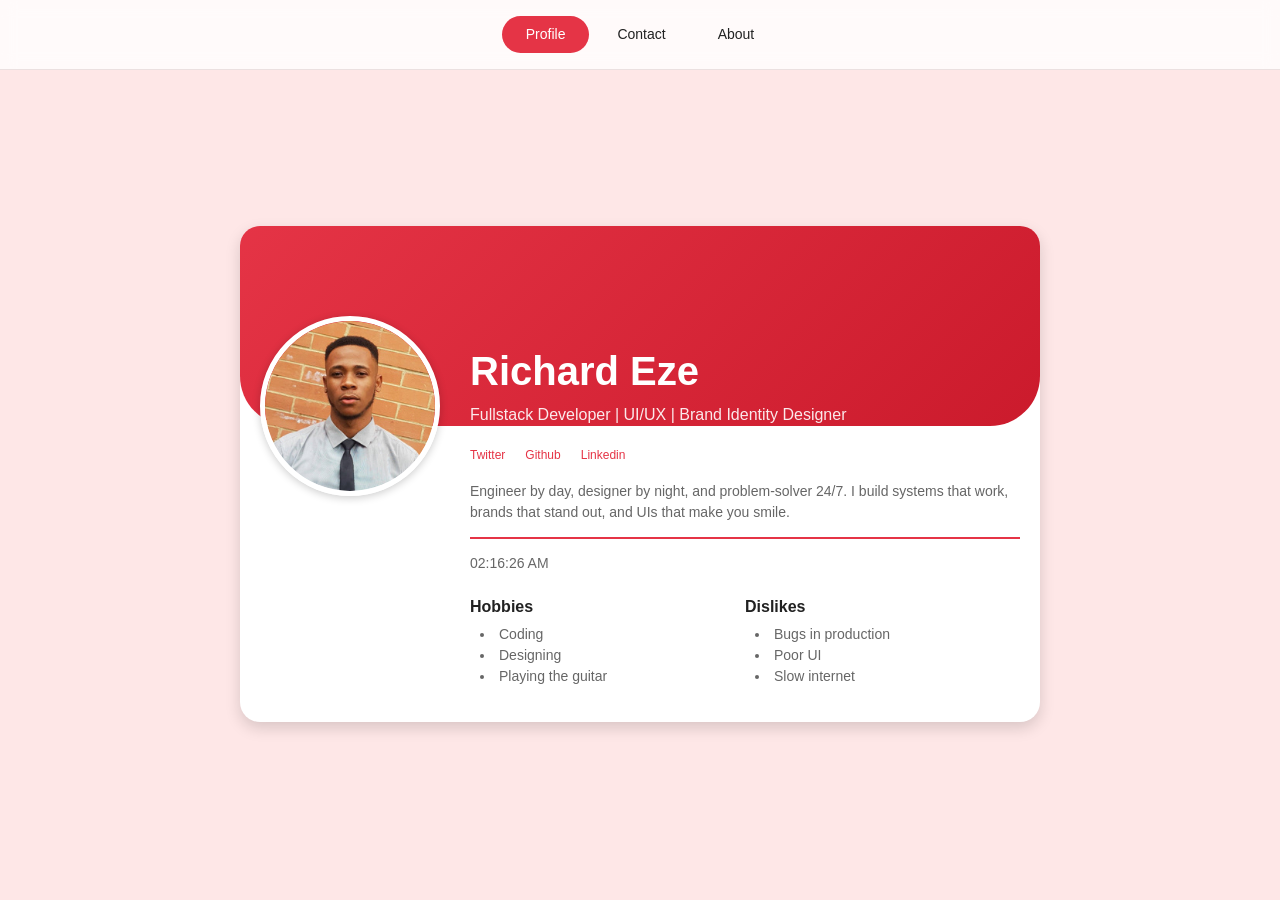
<file: index.html>
<!DOCTYPE html>
<html lang="en">

<head>
  <meta charset="UTF-8">
  <meta name="viewport" content="width=device-width, initial-scale=1.0">
  <title>Richard Eze - Fullstack Developer & Designer</title>
  <meta name="description" content="Portfolio of Richard Eze - Fullstack Developer, UI/UX Designer, and Brand Identity Designer. Engineer by day, designer by night.">
  <meta name="author" content="Richard Eze">
  
  <meta property="og:title" content="Richard Eze - Fullstack Developer & Designer">
  <meta property="og:description" content="Portfolio of Richard Eze - Fullstack Developer, UI/UX Designer, and Brand Identity Designer">
  
  <link rel="stylesheet" href="style.css">
</head>

<body>
  <!-- Navigation -->
  <nav class="navigation" role="navigation">
    <div class="nav-container">
      <ul class="nav-links">
        <li><a href="index.html" class="nav-link active" aria-current="page">Profile</a></li>
        <li><a href="contact.html" class="nav-link">Contact</a></li>
        <li><a href="about.html" class="nav-link">About</a></li>
      </ul>
    </div>
  </nav>

  <!-- Main Content -->
  <main class="page-main">
    <article class="profile-card" data-testid="test-profile-card">
      <!-- Top banner -->
      <div class="banner"></div>

      <!-- Flex wrapper -->
      <div class="profile-content">
        <!-- Avatar -->
        <figure class="avatar">
          <img src="images/ac3216768867569.64ba4d8a40975-modified.png" 
               alt="Profile photo"
               data-testid="test-user-avatar" />
        </figure>

        <!-- Text content -->
        <div class="text-content">
          <!-- Name & Bio -->
          <header>
            <h2 data-testid="test-user-name" aria-label="Richard Eze">Richard Eze</h2>
            <h3>Fullstack Developer | UI/UX | Brand Identity Designer</h3>
          </header>

          <!-- Social Links -->
          <nav data-testid="test-user-social-links" aria-label="Social media links">
            <ul>
              <li>
                <a href="https://x.com/designsyuneak?s=21" target="_blank" rel="noopener noreferrer"
                  data-testid="test-user-social-twitter">Twitter</a>
              </li>
              <li>
                <a href="https://github.com/Yuneak" target="_blank" rel="noopener noreferrer"
                  data-testid="test-user-social-github">Github</a>
              </li>
              <li>
                <a href="https://linkedin.com/in/ezerichard" target="_blank" rel="noopener noreferrer"
                  data-testid="test-user-social-linkedin">Linkedin</a>
              </li>
            </ul>
          </nav>

          <p data-testid="test-user-bio">
            Engineer by day, designer by night, and problem-solver 24/7. I build systems that work, brands that stand
            out, and UIs that make you smile.
          </p>

          <!-- Divider -->
          <hr />

          <!-- Current Time -->
          <p class="time" data-testid="test-user-time" id="current-time"></p>

          <!-- Wrapper for hobbies & dislikes -->
          <div class="lists-container">
            <!-- Hobbies -->
            <section data-testid="test-user-hobbies">
              <h4>Hobbies</h4>
              <ul>
                <li>Coding</li>
                <li>Designing</li>
                <li>Playing the guitar</li>
              </ul>
            </section>

            <!-- Dislikes -->
            <section data-testid="test-user-dislikes">
              <h4>Dislikes</h4>
              <ul>
                <li>Bugs in production</li>
                <li>Poor UI</li>
                <li>Slow internet</li>
              </ul>
            </section>
          </div>
        </div>
      </div>
    </article>
  </main>

  <script src="script.js"></script>
</body>

</html>
</file>
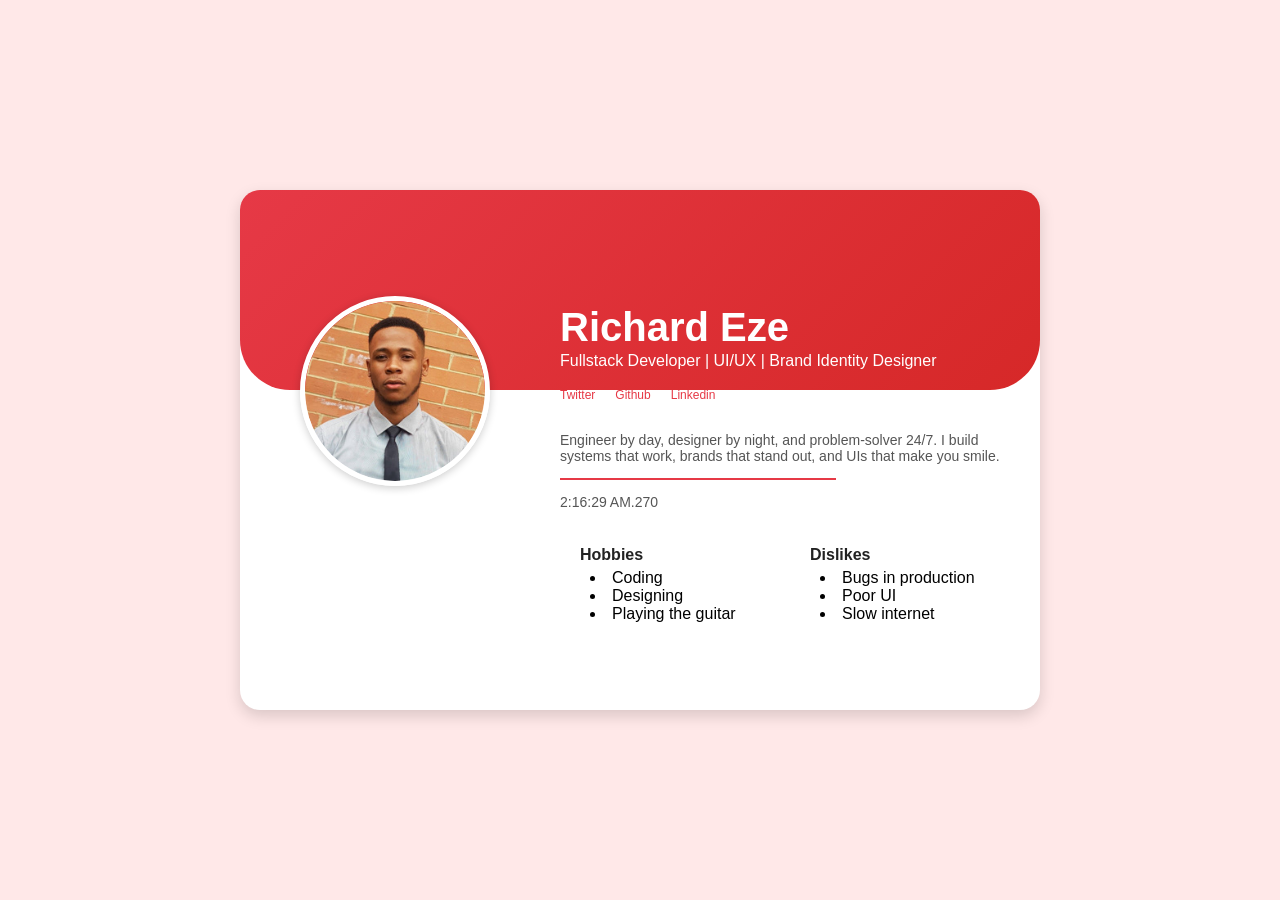
<file: Profile-Card/index.html>
<!DOCTYPE html>
<html lang="en">

<head>
  <meta charset="UTF-8">
  <meta name="viewport" content="width=device-width, initial-scale=1.0">
  <title>Profile Card</title>
  <link rel="stylesheet" href="style.css">
</head>

<body>
  <article class="profile-card" data-testid="test-profile-card">
    <!-- Top banner -->
    <div class="banner"></div>

    <!-- Flex wrapper -->
    <div class="profile-content">
      <!-- Avatar -->
      <figure class="avatar">
        <img src="images/ac3216768867569.64ba4d8a40975-modified.png" alt="Profile photo"
          data-testid="test-user-avatar" />
      </figure>

      <!-- Text content -->
      <div class="text-content">
        <!-- Name & Bio -->

        <header>
          <h2 data-testid="test-user-name" aria-label="Richard Eze">Richard Eze</h2>
            <h3>Fullstack Developer | UI/UX | Brand Identity Designer</h3>
        </header>



        <!-- Social Links -->
        <nav data-testid="test-user-social-links">
          <ul>
            <li>
              <a href="https://x.com/designsyuneak?s=21" target="_blank" rel="noopener noreferrer"
                data-testid="test-user-social-twitter">Twitter</a>
            </li>
            <li>
              <a href="https://github.com/Yuneak" target="_blank" rel="noopener noreferrer"
                data-testid="test-user-social-github">Github</a>
            </li>
            <li>
              <a href="https://linkedin.com/in/ezerichard" target="_blank" rel="noopener noreferrer"
                data-testid="test-user-social-linkedin">Linkedin</a>
            </li>
          </ul>
        </nav>




        <p data-testid="test-user-bio">
          Engineer by day, designer by night, and problem-solver 24/7. I build systems that work, brands that stand out, and UIs that make you smile.
        </p>

        <!-- Divider -->
        <hr />

        <!-- Current Time -->
        <p class="time" data-testid="test-user-time"></p>


        <!-- Wrapper for hobbies & dislikes -->
        <div class="lists-container">
          <!-- Hobbies -->
          <section data-testid="test-user-hobbies">
            <h4>Hobbies</h4>
            <ul>
              <li>Coding</li>
              <li>Designing</li>
              <li>Playing the guitar</li>
            </ul>
          </section>

          <!-- Dislikes -->
          <section data-testid="test-user-dislikes">
            <h4>Dislikes</h4>
            <ul>
              <li>Bugs in production</li>
              <li>Poor UI</li>
              <li>Slow internet</li>
            </ul>
          </section>
        </div>
      </div>
    </div>
  </article>
  <script src="script.js"></script>
</body>

</html>
</file>
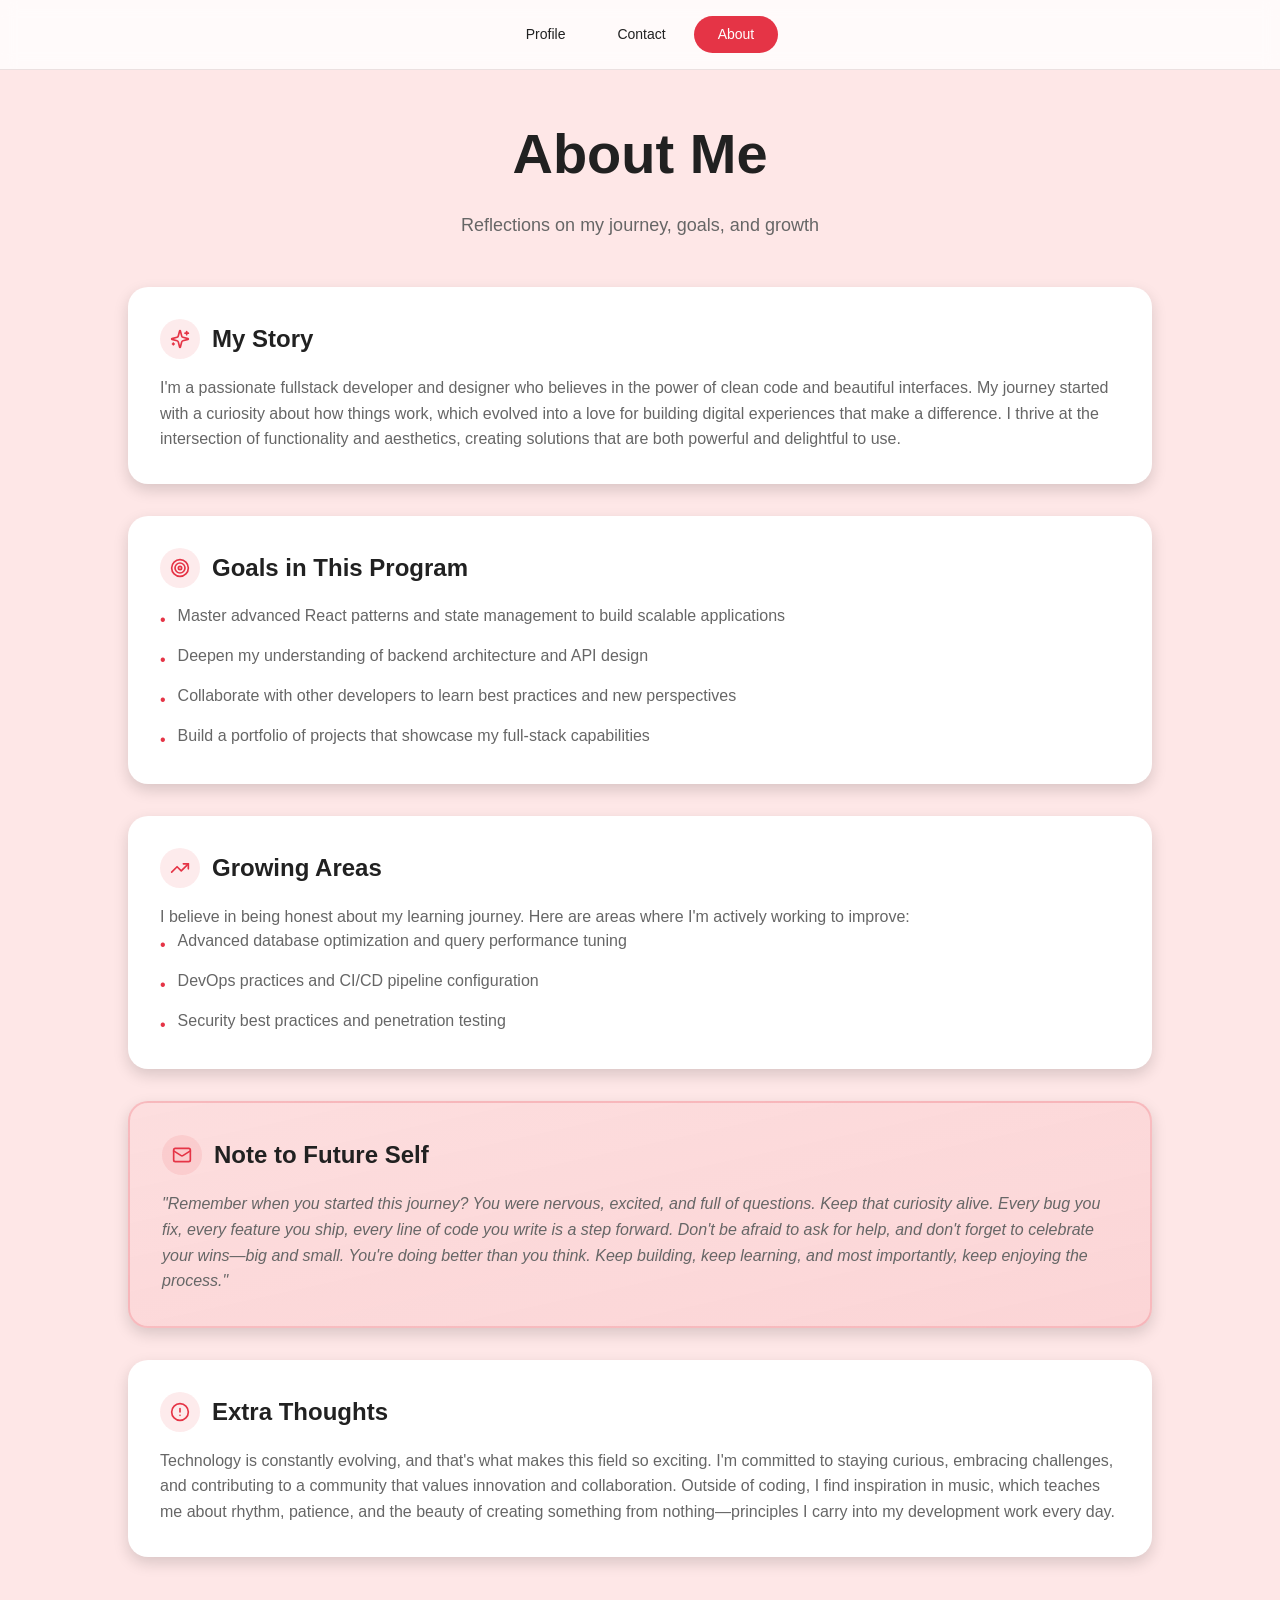
<file: about.html>
<!DOCTYPE html>
<html lang="en">

<head>
  <meta charset="UTF-8">
  <meta name="viewport" content="width=device-width, initial-scale=1.0">
  <title>About - Richard Eze</title>
  <meta name="description" content="Learn more about Richard Eze - Fullstack Developer and Designer">
  <meta name="author" content="Richard Eze">
  
  <link rel="stylesheet" href="style.css">
</head>

<body>
  <!-- Navigation -->
  <nav class="navigation" role="navigation">
    <div class="nav-container">
      <ul class="nav-links">
        <li><a href="index.html" class="nav-link">Profile</a></li>
        <li><a href="contact.html" class="nav-link">Contact</a></li>
        <li><a href="about.html" class="nav-link active" aria-current="page">About</a></li>
      </ul>
    </div>
  </nav>

  <!-- Main Content -->
  <main class="page-main about-page" data-testid="test-about-page">
    <div class="container">
      <header class="page-header">
        <h1>About Me</h1>
        <p class="page-description">Reflections on my journey, goals, and growth</p>
      </header>

      <div class="about-sections">
        <!-- Bio -->
        <section class="about-card" data-testid="test-about-bio">
          <div class="card-header">
            <div class="icon-wrapper">
              <svg class="icon" xmlns="http://www.w3.org/2000/svg" width="20" height="20" viewBox="0 0 24 24"
                fill="none" stroke="currentColor" stroke-width="2" stroke-linecap="round" stroke-linejoin="round">
                <path
                  d="M9.937 15.5A2 2 0 0 0 8.5 14.063l-6.135-1.582a.5.5 0 0 1 0-.962L8.5 9.936A2 2 0 0 0 9.937 8.5l1.582-6.135a.5.5 0 0 1 .963 0L14.063 8.5A2 2 0 0 0 15.5 9.937l6.135 1.581a.5.5 0 0 1 0 .964L15.5 14.063a2 2 0 0 0-1.437 1.437l-1.582 6.135a.5.5 0 0 1-.963 0z" />
                <path d="M20 3v4" />
                <path d="M22 5h-4" />
                <path d="M4 17v2" />
                <path d="M5 18H3" />
              </svg>
            </div>
            <h2>My Story</h2>
          </div>
          <p>
            I'm a passionate fullstack developer and designer who believes in the power of clean code and beautiful
            interfaces. My journey started with a curiosity about how things work, which evolved into a love for
            building digital experiences that make a difference. I thrive at the intersection of functionality and
            aesthetics, creating solutions that are both powerful and delightful to use.
          </p>
        </section>

        <!-- Goals -->
        <section class="about-card" data-testid="test-about-goals">
          <div class="card-header">
            <div class="icon-wrapper">
              <svg class="icon" xmlns="http://www.w3.org/2000/svg" width="20" height="20" viewBox="0 0 24 24"
                fill="none" stroke="currentColor" stroke-width="2" stroke-linecap="round" stroke-linejoin="round">
                <circle cx="12" cy="12" r="10" />
                <circle cx="12" cy="12" r="6" />
                <circle cx="12" cy="12" r="2" />
              </svg>
            </div>
            <h2>Goals in This Program</h2>
          </div>
          <ul class="goal-list">
            <li>
              <span class="bullet">•</span>
              <span>Master advanced React patterns and state management to build scalable applications</span>
            </li>
            <li>
              <span class="bullet">•</span>
              <span>Deepen my understanding of backend architecture and API design</span>
            </li>
            <li>
              <span class="bullet">•</span>
              <span>Collaborate with other developers to learn best practices and new perspectives</span>
            </li>
            <li>
              <span class="bullet">•</span>
              <span>Build a portfolio of projects that showcase my full-stack capabilities</span>
            </li>
          </ul>
        </section>

        <!-- Areas of Low Confidence -->
        <section class="about-card" data-testid="test-about-confidence">
          <div class="card-header">
            <div class="icon-wrapper">
              <svg class="icon" xmlns="http://www.w3.org/2000/svg" width="20" height="20" viewBox="0 0 24 24"
                fill="none" stroke="currentColor" stroke-width="2" stroke-linecap="round" stroke-linejoin="round">
                <polyline points="22 7 13.5 15.5 8.5 10.5 2 17" />
                <polyline points="16 7 22 7 22 13" />
              </svg>
            </div>
            <h2>Growing Areas</h2>
          </div>
          <p class="section-intro">
            I believe in being honest about my learning journey. Here are areas where I'm actively working to improve:
          </p>
          <ul class="goal-list">
            <li>
              <span class="bullet">•</span>
              <span>Advanced database optimization and query performance tuning</span>
            </li>
            <li>
              <span class="bullet">•</span>
              <span>DevOps practices and CI/CD pipeline configuration</span>
            </li>
            <li>
              <span class="bullet">•</span>
              <span>Security best practices and penetration testing</span>
            </li>
          </ul>
        </section>

        <!-- Note to Future Self -->
        <section class="about-card future-note" data-testid="test-about-future-note">
          <div class="card-header">
            <div class="icon-wrapper">
              <svg class="icon" xmlns="http://www.w3.org/2000/svg" width="20" height="20" viewBox="0 0 24 24"
                fill="none" stroke="currentColor" stroke-width="2" stroke-linecap="round" stroke-linejoin="round">
                <rect width="20" height="16" x="2" y="4" rx="2" />
                <path d="m22 7-8.97 5.7a1.94 1.94 0 0 1-2.06 0L2 7" />
              </svg>
            </div>
            <h2>Note to Future Self</h2>
          </div>
          <p class="italic-text">
            "Remember when you started this journey? You were nervous, excited, and full of questions. Keep that
            curiosity alive. Every bug you fix, every feature you ship, every line of code you write is a step forward.
            Don't be afraid to ask for help, and don't forget to celebrate your wins—big and small. You're doing better
            than you think. Keep building, keep learning, and most importantly, keep enjoying the process."
          </p>
        </section>

        <!-- Extra Thoughts -->
        <section class="about-card" data-testid="test-about-extra">
          <div class="card-header">
            <div class="icon-wrapper">
              <svg class="icon" xmlns="http://www.w3.org/2000/svg" width="20" height="20" viewBox="0 0 24 24"
                fill="none" stroke="currentColor" stroke-width="2" stroke-linecap="round" stroke-linejoin="round">
                <circle cx="12" cy="12" r="10" />
                <line x1="12" x2="12" y1="8" y2="12" />
                <line x1="12" x2="12.01" y1="16" y2="16" />
              </svg>
            </div>
            <h2>Extra Thoughts</h2>
          </div>
          <p>
            Technology is constantly evolving, and that's what makes this field so exciting. I'm committed to staying
            curious, embracing challenges, and contributing to a community that values innovation and collaboration.
            Outside of coding, I find inspiration in music, which teaches me about rhythm, patience, and the beauty of
            creating something from nothing—principles I carry into my development work every day.
          </p>
        </section>
      </div>
    </div>
  </main>

  <script src="script.js"></script>
</body>

</html>
</file>
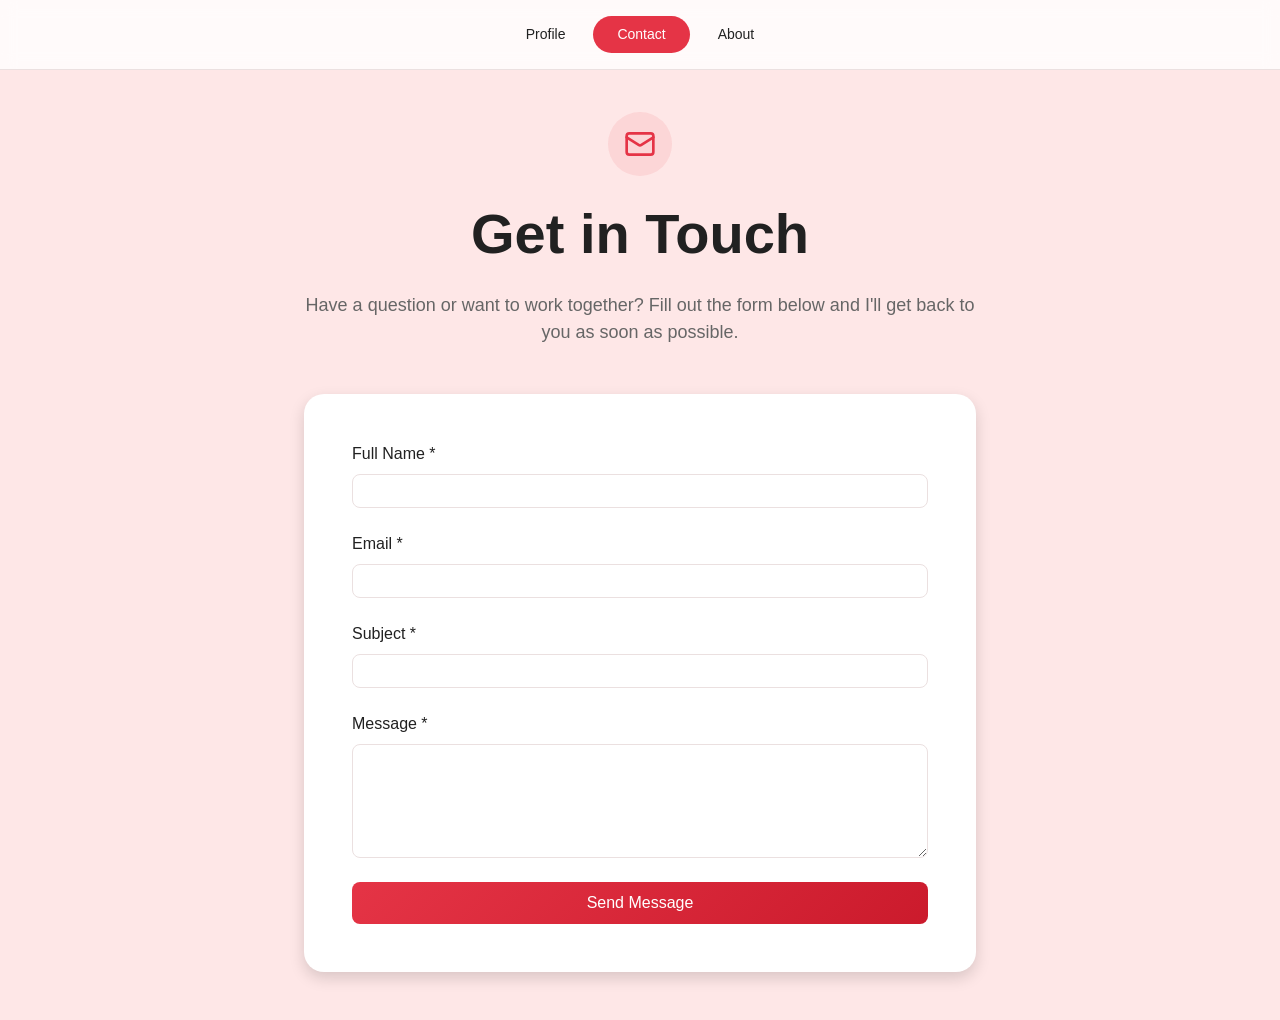
<file: contact.html>
<!DOCTYPE html>
<html lang="en">

<head>
  <meta charset="UTF-8">
  <meta name="viewport" content="width=device-width, initial-scale=1.0">
  <title>Contact - Richard Eze</title>
  <meta name="description" content="Get in touch with Richard Eze - Fullstack Developer and Designer">
  <meta name="author" content="Richard Eze">
  
  <link rel="stylesheet" href="style.css">
</head>

<body>
  <!-- Navigation -->
  <nav class="navigation" role="navigation">
    <div class="nav-container">
      <ul class="nav-links">
        <li><a href="index.html" class="nav-link">Profile</a></li>
        <li><a href="contact.html" class="nav-link active" aria-current="page">Contact</a></li>
        <li><a href="about.html" class="nav-link">About</a></li>
      </ul>
    </div>
  </nav>

  <!-- Main Content -->
  <main class="page-main contact-page">
    <div class="container">
      <header class="page-header">
        <div class="icon-wrapper">
          <svg class="icon" xmlns="http://www.w3.org/2000/svg" width="32" height="32" viewBox="0 0 24 24" fill="none"
            stroke="currentColor" stroke-width="2" stroke-linecap="round" stroke-linejoin="round">
            <rect width="20" height="16" x="2" y="4" rx="2" />
            <path d="m22 7-8.97 5.7a1.94 1.94 0 0 1-2.06 0L2 7" />
          </svg>
        </div>
        <h1>Get in Touch</h1>
        <p class="page-description">
          Have a question or want to work together? Fill out the form below and I'll get back to you as soon as
          possible.
        </p>
      </header>

      <div class="form-card">
        <!-- Success Message -->
        <div id="success-message" class="success-message hidden" data-testid="test-contact-success">
          Thank you for your message! We'll get back to you soon.
        </div>

        <form id="contact-form" class="contact-form" novalidate>
          <!-- Full Name -->
          <div class="form-group">
            <label for="name" class="form-label">Full Name *</label>
            <input type="text" id="name" name="name" class="form-input" data-testid="test-contact-name"
              aria-describedby="name-error" required>
            <p id="name-error" class="error-message hidden" data-testid="test-contact-error-name"></p>
          </div>

          <!-- Email -->
          <div class="form-group">
            <label for="email" class="form-label">Email *</label>
            <input type="email" id="email" name="email" class="form-input" data-testid="test-contact-email"
              aria-describedby="email-error" required>
            <p id="email-error" class="error-message hidden" data-testid="test-contact-error-email"></p>
          </div>

          <!-- Subject -->
          <div class="form-group">
            <label for="subject" class="form-label">Subject *</label>
            <input type="text" id="subject" name="subject" class="form-input" data-testid="test-contact-subject"
              aria-describedby="subject-error" required>
            <p id="subject-error" class="error-message hidden" data-testid="test-contact-error-subject"></p>
          </div>

          <!-- Message -->
          <div class="form-group">
            <label for="message" class="form-label">Message *</label>
            <textarea id="message" name="message" rows="6" class="form-input form-textarea"
              data-testid="test-contact-message" aria-describedby="message-error" required></textarea>
            <p id="message-error" class="error-message hidden" data-testid="test-contact-error-message"></p>
          </div>

          <!-- Submit Button -->
          <button type="submit" class="submit-button" data-testid="test-contact-submit">
            Send Message
          </button>
        </form>
      </div>
    </div>
  </main>

  <script src="script.js"></script>
</body>

</html>
</file>
<file: style.css>
/* ============================= */
/* CSS Variables & Reset */
/* ============================= */

:root {
  --color-background: hsl(0, 91%, 95%);
  --color-foreground: hsl(0, 0%, 13%);
  --color-card: hsl(0, 0%, 100%);
  --color-primary: hsl(354, 77%, 55%);
  --color-primary-dark: hsl(354, 77%, 45%);
  --color-muted: hsl(0, 20%, 96%);
  --color-muted-foreground: hsl(0, 0%, 40%);
  --color-border: hsl(0, 20%, 90%);
  --color-destructive: hsl(0, 84%, 60%);
  --gradient-primary: linear-gradient(135deg, hsl(354, 77%, 55%), hsl(354, 77%, 45%));
  --radius: 1.25rem;
  --font-family: "Segoe UI", Tahoma, Geneva, Verdana, sans-serif;
}

* {
  box-sizing: border-box;
}

body {
  background: var(--color-background);
  font-family: var(--font-family);
  margin: 0;
  padding: 0;
  color: var(--color-foreground);
  line-height: 1.5;
}

/* ============================= */
/* Navigation */
/* ============================= */

.navigation {
  position: fixed;
  top: 0;
  left: 0;
  right: 0;
  z-index: 50;
  background: rgba(255, 255, 255, 0.8);
  backdrop-filter: blur(8px);
  border-bottom: 1px solid var(--color-border);
}

.nav-container {
  max-width: 1200px;
  margin: 0 auto;
  padding: 0 1rem;
}

.nav-links {
  display: flex;
  justify-content: center;
  gap: 0.25rem;
  list-style: none;
  padding: 1rem 0;
  margin: 0;
}

.nav-link {
  display: inline-block;
  padding: 0.5rem 1.5rem;
  border-radius: 9999px;
  text-decoration: none;
  font-size: 0.875rem;
  font-weight: 500;
  color: var(--color-foreground);
  transition: all 0.2s;
}

.nav-link:hover {
  background: rgba(230, 57, 70, 0.1);
}

.nav-link:focus {
  outline: 2px solid var(--color-primary);
  outline-offset: 2px;
}

.nav-link.active {
  background: var(--color-primary);
  color: white;
}

/* ============================= */
/* Page Main Layout */
/* ============================= */

.page-main {
  min-height: 100vh;
  padding: 6rem 1rem 3rem;
  display: flex;
  align-items: center;
  justify-content: center;
}

.container {
  max-width: 64rem;
  margin: 0 auto;
  width: 100%;
}

/* ============================= */
/* Profile Card (Stage 0) */
/* ============================= */

.profile-card {
  background: var(--color-card);
  border-radius: 20px;
  max-width: 500px;
  width: 90%;
  margin: 0 auto;
  position: relative;
  overflow: hidden;
  box-shadow: 0 6px 15px rgba(0, 0, 0, 0.15);
}

.banner {
  background: var(--gradient-primary);
  height: 120px;
  border-bottom-left-radius: 50px;
  border-bottom-right-radius: 50px;
}

.profile-content {
  display: flex;
  flex-direction: column;
  align-items: center;
  margin-top: -60px;
  padding: 0 20px 20px;
}

.avatar {
  margin-bottom: 15px;
  margin: 0;
}

.avatar img {
  width: 120px;
  height: 120px;
  border-radius: 50%;
  border: 5px solid var(--color-card);
  object-fit: cover;
  box-shadow: 0 2px 8px rgba(0, 0, 0, 0.2);
  display: block;
}

.text-content {
  text-align: center;
  width: 100%;
}

.text-content header h2 {
  margin: 0.5rem 0 0.125rem;
  font-size: 35px;
  color: var(--color-foreground);
}

.text-content header h3 {
  margin: 0;
  font-size: 12px;
  font-weight: normal;
  color: var(--color-muted-foreground);
}

.text-content nav ul {
  display: flex;
  justify-content: center;
  gap: 20px;
  list-style: none;
  padding: 0;
  margin: 15px 0;
}

.text-content nav a {
  font-size: 12px;
  text-decoration: none;
  color: var(--color-primary);
  transition: color 0.2s;
}

.text-content nav a:hover {
  color: var(--color-primary-dark);
}

.text-content nav a:focus {
  outline: 1px dashed var(--color-primary);
  outline-offset: 4px;
  border-radius: 4px;
}

.text-content > p {
  padding: 0;
  color: var(--color-muted-foreground);
  font-size: 14px;
}

.text-content hr {
  width: 60%;
  margin: 15px auto;
  border: none;
  border-top: 2px solid var(--color-primary);
}

.time {
  font-size: 13px;
  color: var(--color-primary);
  margin-bottom: 0;
}

.lists-container {
  margin-top: 15px;
}

.text-content section {
  text-align: left;
  padding: 0 20px;
  margin-bottom: 15px;
}


.text-content section h4 {
  margin-bottom: 5px;
  color: var(--color-foreground);
  font-weight: 600;
}

.text-content section ul {
  list-style: disc inside;
  margin: 0;
  padding-left: 10px;
  font-size: 14px;
  color: var(--color-muted-foreground);
}

/* ============================= */
/* Contact Page */
/* ============================= */

.contact-page,
.about-page {
  align-items: flex-start;
  padding-top: 7rem;
}

.page-header {
  text-align: center;
  margin-bottom: 3rem;
}

.page-header .icon-wrapper {
  display: inline-flex;
  align-items: center;
  justify-content: center;
  width: 4rem;
  height: 4rem;
  border-radius: 50%;
  background: rgba(230, 57, 70, 0.1);
  margin-bottom: 1rem;
}

.page-header .icon {
  color: var(--color-primary);
}

.page-header h1 {
  font-size: 2.5rem;
  margin: 0 0 1rem;
  font-weight: bold;
}

.page-description {
  font-size: 1.125rem;
  color: var(--color-muted-foreground);
  max-width: 42rem;
  margin: 0 auto;
}

.form-card {
  background: var(--color-card);
  border-radius: 20px;
  box-shadow: 0 6px 15px rgba(0, 0, 0, 0.15);
  padding: 2rem;
  max-width: 42rem;
  margin: 0 auto;
}

.success-message {
  margin-bottom: 1.5rem;
  padding: 1rem;
  background: rgba(230, 57, 70, 0.1);
  border: 1px solid var(--color-primary);
  border-radius: var(--radius);
  color: var(--color-primary);
}

.success-message.hidden {
  display: none;
}

.contact-form {
  display: flex;
  flex-direction: column;
  gap: 1.5rem;
}

.form-group {
  display: flex;
  flex-direction: column;
}

.form-label {
  font-size: 1rem;
  font-weight: 500;
  margin-bottom: 0.5rem;
  display: block;
}

.form-input {
  width: 100%;
  padding: 0.5rem 0.75rem;
  border: 1px solid var(--color-border);
  border-radius: 0.5rem;
  font-size: 0.875rem;
  font-family: inherit;
  transition: border-color 0.2s, box-shadow 0.2s;
}

.form-input:focus {
  outline: none;
  border-color: var(--color-primary);
  box-shadow: 0 0 0 3px rgba(230, 57, 70, 0.1);
}

.form-input.error {
  border-color: var(--color-destructive);
}

.form-input[aria-invalid="true"] {
  border-color: var(--color-destructive);
}

.form-textarea {
  resize: vertical;
  min-height: 6rem;
}

.error-message {
  margin-top: 0.5rem;
  font-size: 0.875rem;
  color: var(--color-destructive);
}

.error-message.hidden {
  display: none;
}

.submit-button {
  width: 100%;
  padding: 0.75rem 1.5rem;
  background: var(--gradient-primary);
  color: white;
  border: none;
  border-radius: 0.5rem;
  font-size: 1rem;
  font-weight: 500;
  cursor: pointer;
  transition: opacity 0.2s;
  font-family: inherit;
}

.submit-button:hover {
  opacity: 0.9;
}

.submit-button:focus {
  outline: 2px solid var(--color-primary);
  outline-offset: 2px;
}

/* ============================= */
/* About Page */
/* ============================= */

.about-sections {
  display: flex;
  flex-direction: column;
  gap: 2rem;
}

.about-card {
  background: var(--color-card);
  border-radius: 20px;
  box-shadow: 0 6px 15px rgba(0, 0, 0, 0.15);
  padding: 2rem;
}

.about-card.future-note {
  background: linear-gradient(to bottom right, rgba(230, 57, 70, 0.05), rgba(230, 57, 70, 0.1));
  border: 2px solid rgba(230, 57, 70, 0.2);
}

.card-header {
  display: flex;
  align-items: center;
  gap: 0.75rem;
  margin-bottom: 1rem;
}

.card-header .icon-wrapper {
  width: 2.5rem;
  height: 2.5rem;
  border-radius: 50%;
  background: rgba(230, 57, 70, 0.1);
  display: flex;
  align-items: center;
  justify-content: center;
  flex-shrink: 0;
}

.card-header .icon {
  color: var(--color-primary);
}

.card-header h2 {
  font-size: 1.5rem;
  margin: 0;
  font-weight: bold;
}

.about-card p {
  color: var(--color-muted-foreground);
  line-height: 1.6;
  margin: 0;
}

.section-intro {
  margin-bottom: 1rem;
}

.goal-list {
  list-style: none;
  padding: 0;
  margin: 0;
  display: flex;
  flex-direction: column;
  gap: 0.75rem;
}

.goal-list li {
  display: flex;
  align-items: flex-start;
  gap: 0.75rem;
  color: var(--color-muted-foreground);
}

.goal-list .bullet {
  color: var(--color-primary);
  margin-top: 0.25rem;
  flex-shrink: 0;
}

.italic-text {
  font-style: italic;
}

/* ============================= */
/* Responsive Styles */
/* ============================= */

@media (min-width: 768px) {
  .profile-card {
    max-width: 800px;
    width: 80%;
  }

  .banner {
    height: 200px;
  }

  .profile-content {
    flex-direction: row;
    align-items: flex-start;
    gap: 30px;
  }

  .avatar {
    flex-shrink: 0;
    margin-bottom: 0;
  }

  .avatar img {
    width: 180px;
    height: 180px;
    margin-top: -50px;
  }

  .text-content {
    text-align: left;
  }

  .text-content header h2 {
    margin-top: -25px;
    font-size: 40px;
    color: white;
  }

  .text-content header h3 {
    font-size: 16px;
    color: rgba(255, 255, 255, 0.9);
  }

  .text-content nav ul {
    justify-content: flex-start;
  }

  .text-content hr {
    margin: 5px 0;
    width: 100%;
  }

  .lists-container {
    display: flex;
    justify-content: space-between;
    margin-top: 0;
  }

  .text-content section {
    flex: 1;
    padding: 0;
  }

  .page-header h1 {
    font-size: 3rem;
  }

  .form-card {
    padding: 3rem;
  }
}

@media (min-width: 1024px) {
  .page-header h1 {
    font-size: 3.5rem;
  }
}
</file>
<file: Profile-Card/style.css>
body {
  background: #ffe8e8;
  font-family: "Segoe UI", Tahoma, Geneva, Verdana, sans-serif;
  display: flex;
  align-items: center;
  justify-content: center;
  min-height: 100vh;
  margin: 0;
}

/* Card container */
.profile-card {
  background: #fff;
  border-radius: 20px;
  padding-bottom: 20px;
  max-width: 500px;
  width: 60%;
  height: 60%;
  position: relative;
  overflow: hidden;
  box-shadow: 0 6px 15px rgba(0, 0, 0, 0.15);
  padding-bottom: 20px;
}

/* Red banner */
.banner {
  background: linear-gradient(135deg, #e63946, #d62828);
  height: 120px;
  border-bottom-left-radius: 50px;
  border-bottom-right-radius: 50px;
}

/* Flex container */
.profile-content {
  display: flex;
  flex-direction: column;
  align-items: center;
  margin-top: -60px; /* pull content up over banner */
  padding: 0 20px;
}

/* Avatar */
.avatar {
  margin-bottom: 15px;
}
.avatar img {
  width: 120px;
  height: 120px;
  border-radius: 50%;
  border: 5px solid #fff;
  object-fit: cover;
  box-shadow: 0 2px 8px rgba(0,0,0,0.2);
}

/* Text content */
.text-content {
  text-align: center;
  width: 100%;
}

header h2 {
  margin: 2px 0 2px;
  font-size: 35px;
  color: #222;
}
header h3 {
  margin: 0;
  font-size: 12px;
  font-weight: normal;
  color: #666;
}

.text-content p {
  padding: 0 10px;
  color: #555;
  font-size: 14px;
  padding-left: 0px;

}

/* Divider */
.text-content hr {
  width: 60%;
  margin: 15px auto;
  border: none;
  border-top: 2px solid #e63946;
  
}

/* Time */
.time {
  font-size: 13px;
  color: #ff2222;
  margin-bottom: 0
  
}

/* Social links */
nav ul {
  display: flex;
  justify-content: center;
  gap: 20px;
  list-style: none;
  padding: 0;
  margin: 15px 0;
}
nav a {
  font-size: 12px;
  text-decoration: none;
  color: #e63946;
}

nav a:focus {
  outline: 1px dashed #e63946;
  outline-offset: 4px;
  border-radius: 4px;
}

nav a:hover {
  color: #ff4757;
}

/* Hobbies & Dislikes */
section {
  margin-top: 15px;
  text-align: left;
  padding: 0 20px;
}
section h4 {
  margin-bottom: 5px;
  color: #222;
}
section ul {
  list-style: disc inside;
  margin: 0;
  padding-left: 10px;
}

/* ============================= */
/* Responsive layout for desktops */
/* ============================= */

@media (min-width: 768px) {

  .profile-card {
  background: #fff;
  border-radius: 20px;
  max-width: 800px;
  height: 500px;
  width: 80%;
  position: relative;
  overflow: hidden;
  box-shadow: 0 6px 15px rgba(0, 0, 0, 0.15);
  padding-bottom: 20px;
}

  .profile-content {
    flex-direction: row;
    align-items: flex-start;
    gap: 30px;
    margin-top: -60px;
  }

  .banner {
  background: linear-gradient(135deg, #e63946, #d62828);
  height: 200px;
  border-bottom-left-radius: 50px;
  border-bottom-right-radius: 50px;
}

  .avatar {
    flex-shrink: 0;
    margin-bottom: 0;
  }

  .avatar img {
  width: 180px;
  height: 180px;
  border-radius: 50%;
  margin-top: -50px;
  border: 5px solid #fff;
  object-fit: cover;
  box-shadow: 0 2px 8px rgba(0,0,0,0.2);
}

  header {
    display: inline-flexbox;
  }

  nav ul {
    display: inline-flex;
  }

  .text-content {
    text-align: left;
  }

  header h2 {
  margin: -25px 0 2px;
  font-size: 40px;
  color: #ffffff;
}

header h3 {
  margin: 0;
  font-size: 16px;
  font-weight: normal;
  color: #ffffff;
}

  .text-content hr {
    margin: 5px 0;
  }
  

  .lists-container {
  display: flex;
  justify-content: space-between; /* space between hobbies & dislikes */
}

.lists-container section {
  flex: 1; /* each takes equal width */
}

}
</file>
